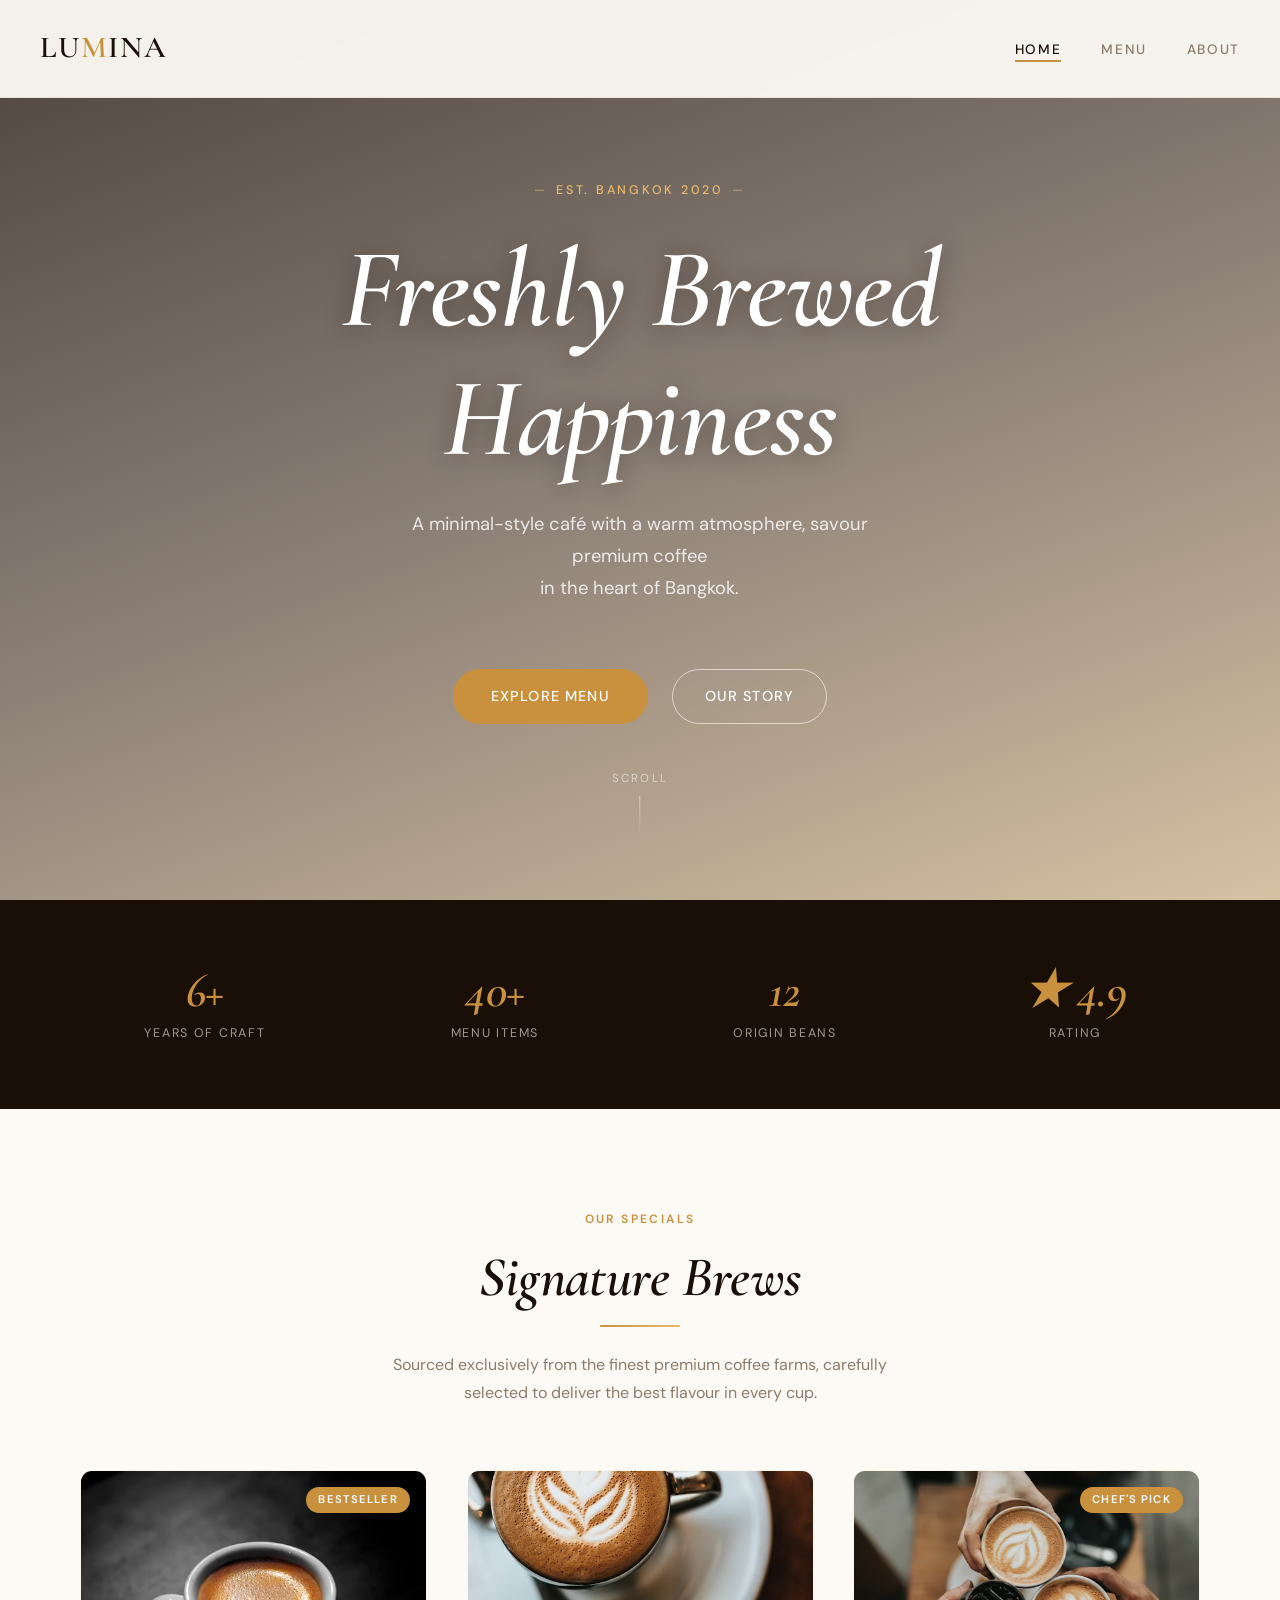
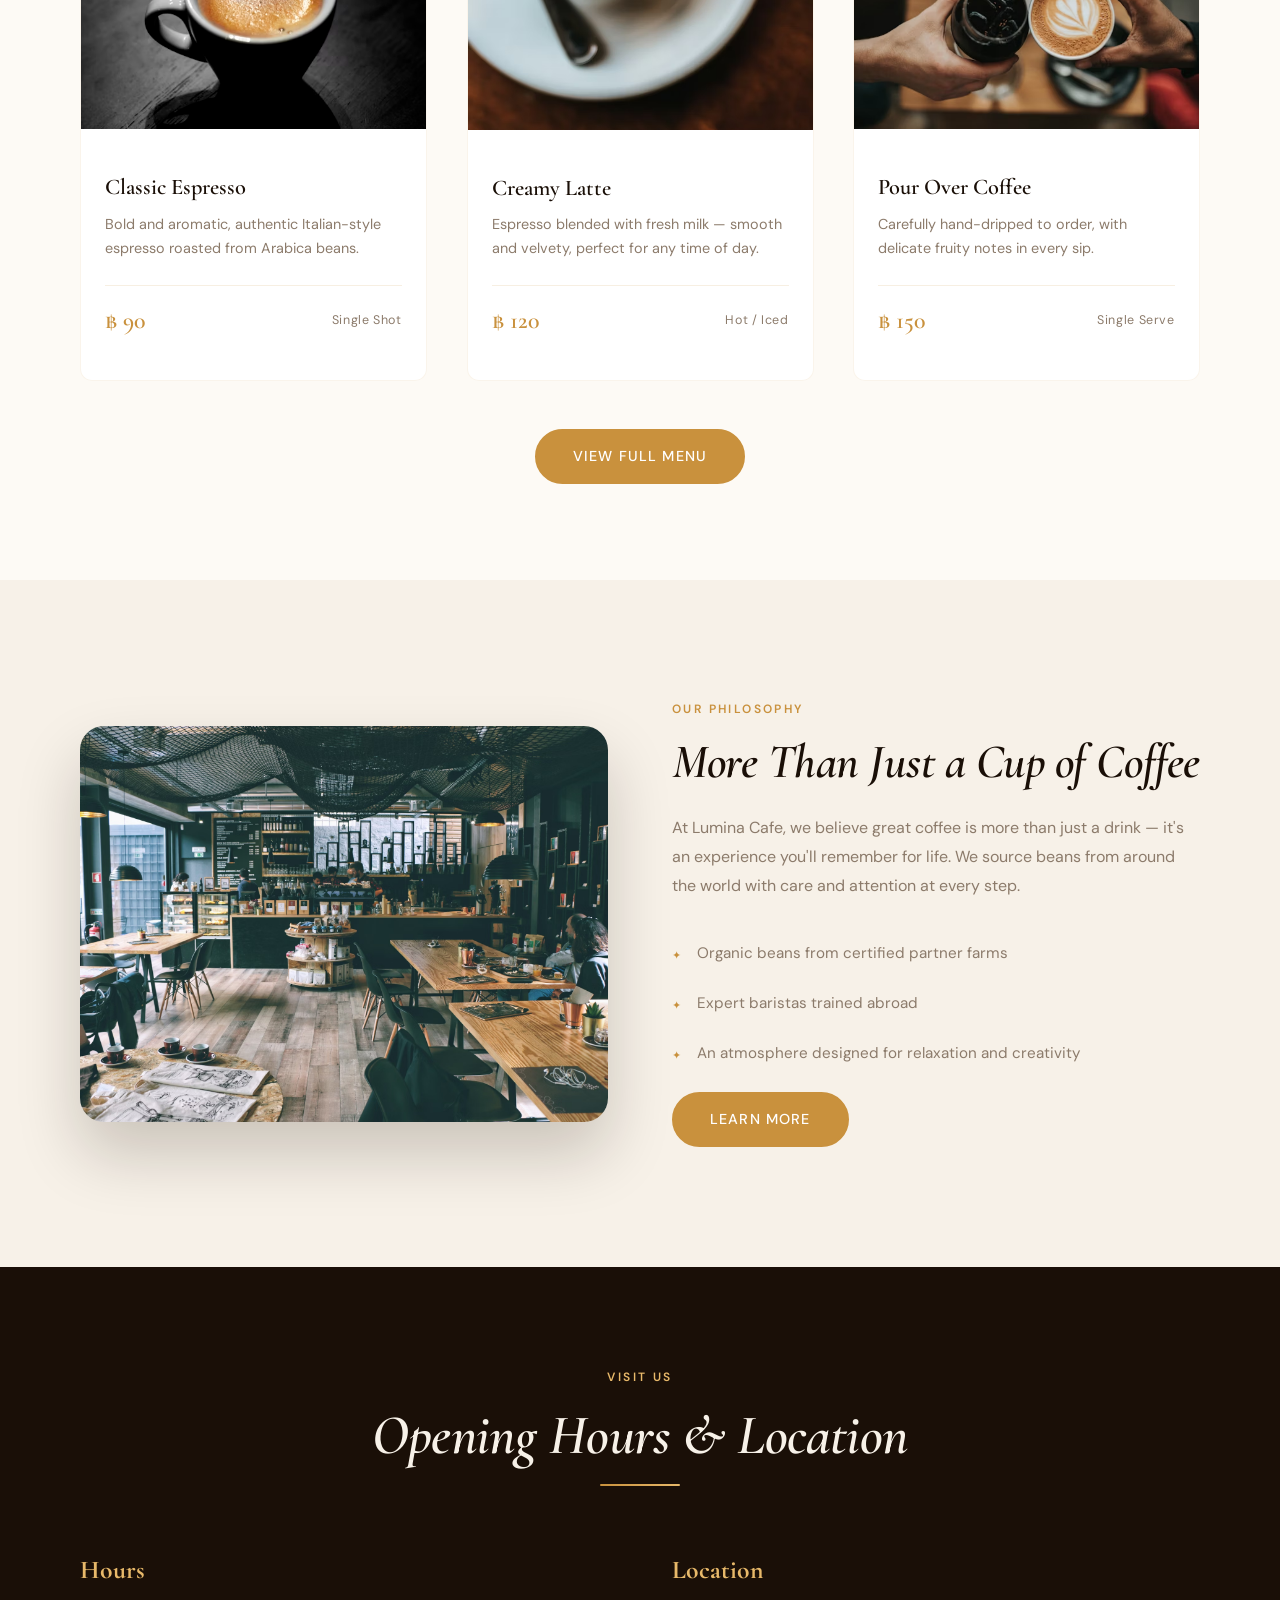
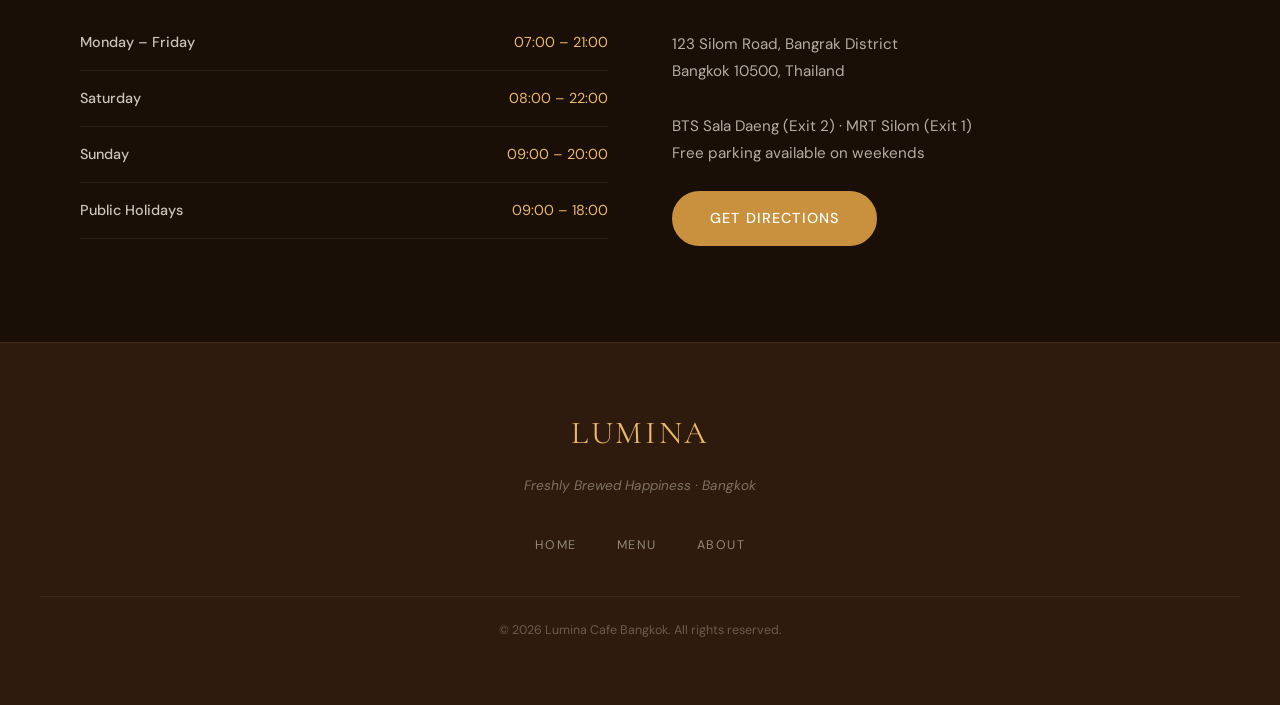
<file: index.html>
<!DOCTYPE html>
<html lang="en">

<head>
  <meta charset="UTF-8">
  <meta name="viewport" content="width=device-width, initial-scale=1.0">
  <title>Lumina Cafe — Bangkok</title>
  <link rel="stylesheet" href="css/main.css">
</head>

<body>

  <nav id="navbar">
    <a href="index.html" class="logo">LU<span>M</span>INA</a>
    <ul class="nav-links" id="navLinks">
      <li><a href="index.html" class="active">Home</a></li>
      <li><a href="menu.html">Menu</a></li>
      <li><a href="about.html">About</a></li>
    </ul>
    <button class="mobile-menu" id="menuToggle" aria-label="Toggle menu">☰</button>
  </nav>

  <header class="hero">
    <div class="hero__bg"
      style="background-image: url('https://images.unsplash.com/photo-1554118811-1e0d58224f24?auto=format&fit=crop&w=1920&q=80');">
    </div>
    <div class="hero__overlay"></div>
    <div class="hero__content">
      <p class="hero-tag">Est. Bangkok 2020</p>
      <h1>Freshly Brewed<br>Happiness</h1>
      <p>A minimal-style café with a warm atmosphere, savour premium coffee<br>in the heart of Bangkok.</p>
      <div class="hero-cta">
        <a href="menu.html" class="btn">Explore Menu</a>
        <a href="about.html" class="btn-outline">Our Story</a>
      </div>
    </div>
    <span class="scroll-hint">Scroll</span>
  </header>

  <div class="stats-bar">
    <div class="container">
      <div class="stats-grid">
        <div class="stat-item reveal">
          <span class="stat-number">6+</span>
          <span class="stat-label">Years of Craft</span>
        </div>
        <div class="stat-item reveal">
          <span class="stat-number">40+</span>
          <span class="stat-label">Menu Items</span>
        </div>
        <div class="stat-item reveal">
          <span class="stat-number">12</span>
          <span class="stat-label">Origin Beans</span>
        </div>
        <div class="stat-item reveal">
          <span class="stat-number">★ 4.9</span>
          <span class="stat-label">Rating</span>
        </div>
      </div>
    </div>
  </div>

  <section class="section section--warm-white featured">
    <div class="container">
      <div class="section-header">
        <span class="label">Our Specials</span>
        <h2>Signature Brews</h2>
        <p>Sourced exclusively from the finest premium coffee farms, carefully selected to deliver the best flavour in
          every cup.</p>
      </div>
      <div class="grid grid--3">
        <div class="card reveal">
          <div class="card__image">
            <img src="images/coffee-2.avif" alt="Classic Espresso">
            <span class="card__badge card__badge--bestseller">Bestseller</span>
          </div>
          <div class="card__body">
            <h3>Classic Espresso</h3>
            <p>Bold and aromatic, authentic Italian-style espresso roasted from Arabica beans.</p>
            <div class="card__price">
              <span class="price">฿ 90</span>
              <span class="price-tag">Single Shot</span>
            </div>
          </div>
        </div>
        <div class="card reveal">
          <div class="card__image">
            <img src="images/bakery-2.avif" alt="Creamy Latte">
          </div>
          <div class="card__body">
            <h3>Creamy Latte</h3>
            <p>Espresso blended with fresh milk — smooth and velvety, perfect for any time of day.</p>
            <div class="card__price">
              <span class="price">฿ 120</span>
              <span class="price-tag">Hot / Iced</span>
            </div>
          </div>
        </div>
        <div class="card reveal">
          <div class="card__image">
            <img src="images/coffee-1.avif" alt="Pour Over Coffee">
            <span class="card__badge card__badge--chefs-pick">Chef's Pick</span>
          </div>
          <div class="card__body">
            <h3>Pour Over Coffee</h3>
            <p>Carefully hand-dripped to order, with delicate fruity notes in every sip.</p>
            <div class="card__price">
              <span class="price">฿ 150</span>
              <span class="price-tag">Single Serve</span>
            </div>
          </div>
        </div>
      </div>
      <div style="text-align:center; margin-top: 48px;">
        <a href="menu.html" class="btn">View Full Menu</a>
      </div>
    </div>
  </section>

  <section class="section section--cream story">
    <div class="container">
      <div class="two-col">
        <div class="two-col__image reveal-left">
          <img src="images/hero-cafe.avif" alt="Cafe Interior">
        </div>
        <div class="two-col__content reveal-right">
          <span class="label">Our Philosophy</span>
          <h2>More Than Just a Cup of Coffee</h2>
          <p>At Lumina Cafe, we believe great coffee is more than just a drink — it's an experience you'll remember for
            life. We source beans from around the world with care and attention at every step.</p>
          <ul class="story__list">
            <li>Organic beans from certified partner farms</li>
            <li>Expert baristas trained abroad</li>
            <li>An atmosphere designed for relaxation and creativity</li>
          </ul>
          <br>
          <a href="about.html" class="btn">Learn More</a>
        </div>
      </div>
    </div>
  </section>



  <section class="info-section">
    <div class="container">
      <div class="section-header" style="margin-bottom: 64px;">
        <span class="label" style="color:#E8B96A;">Visit Us</span>
        <h2 style="color:#F7F1E8;">Opening Hours &amp; Location</h2>
      </div>
      <div class="info-grid">
        <div class="reveal-left">
          <h3>Hours</h3>
          <ul class="hours-list">
            <li><span class="day">Monday – Friday</span><span class="time">07:00 – 21:00</span></li>
            <li><span class="day">Saturday</span><span class="time">08:00 – 22:00</span></li>
            <li><span class="day">Sunday</span><span class="time">09:00 – 20:00</span></li>
            <li><span class="day">Public Holidays</span><span class="time">09:00 – 18:00</span></li>
          </ul>
        </div>
        <div class="reveal-right">
          <h3>Location</h3>
          <p class="location-text">123 Silom Road, Bangrak District<br>Bangkok 10500, Thailand<br><br>BTS Sala Daeng
            (Exit 2) · MRT Silom (Exit 1)<br>Free parking available on weekends</p>
          <a href="about.html" class="btn" style="background:#C9913D; border-color:#C9913D;">Get Directions</a>
        </div>
      </div>
    </div>
  </section>

  <footer>
    <span class="footer-logo">LUMINA</span>
    <p class="footer-tagline">Freshly Brewed Happiness · Bangkok</p>
    <div class="footer-links">
      <a href="index.html">Home</a>
      <a href="menu.html">Menu</a>
      <a href="about.html">About</a>
    </div>
    <p class="footer-copy">© 2026 Lumina Cafe Bangkok. All rights reserved.</p>
  </footer>

  <script src="https://code.jquery.com/jquery-3.7.1.min.js"></script>
  <script src="js/main.js"></script>
</body>

</html>
</file>
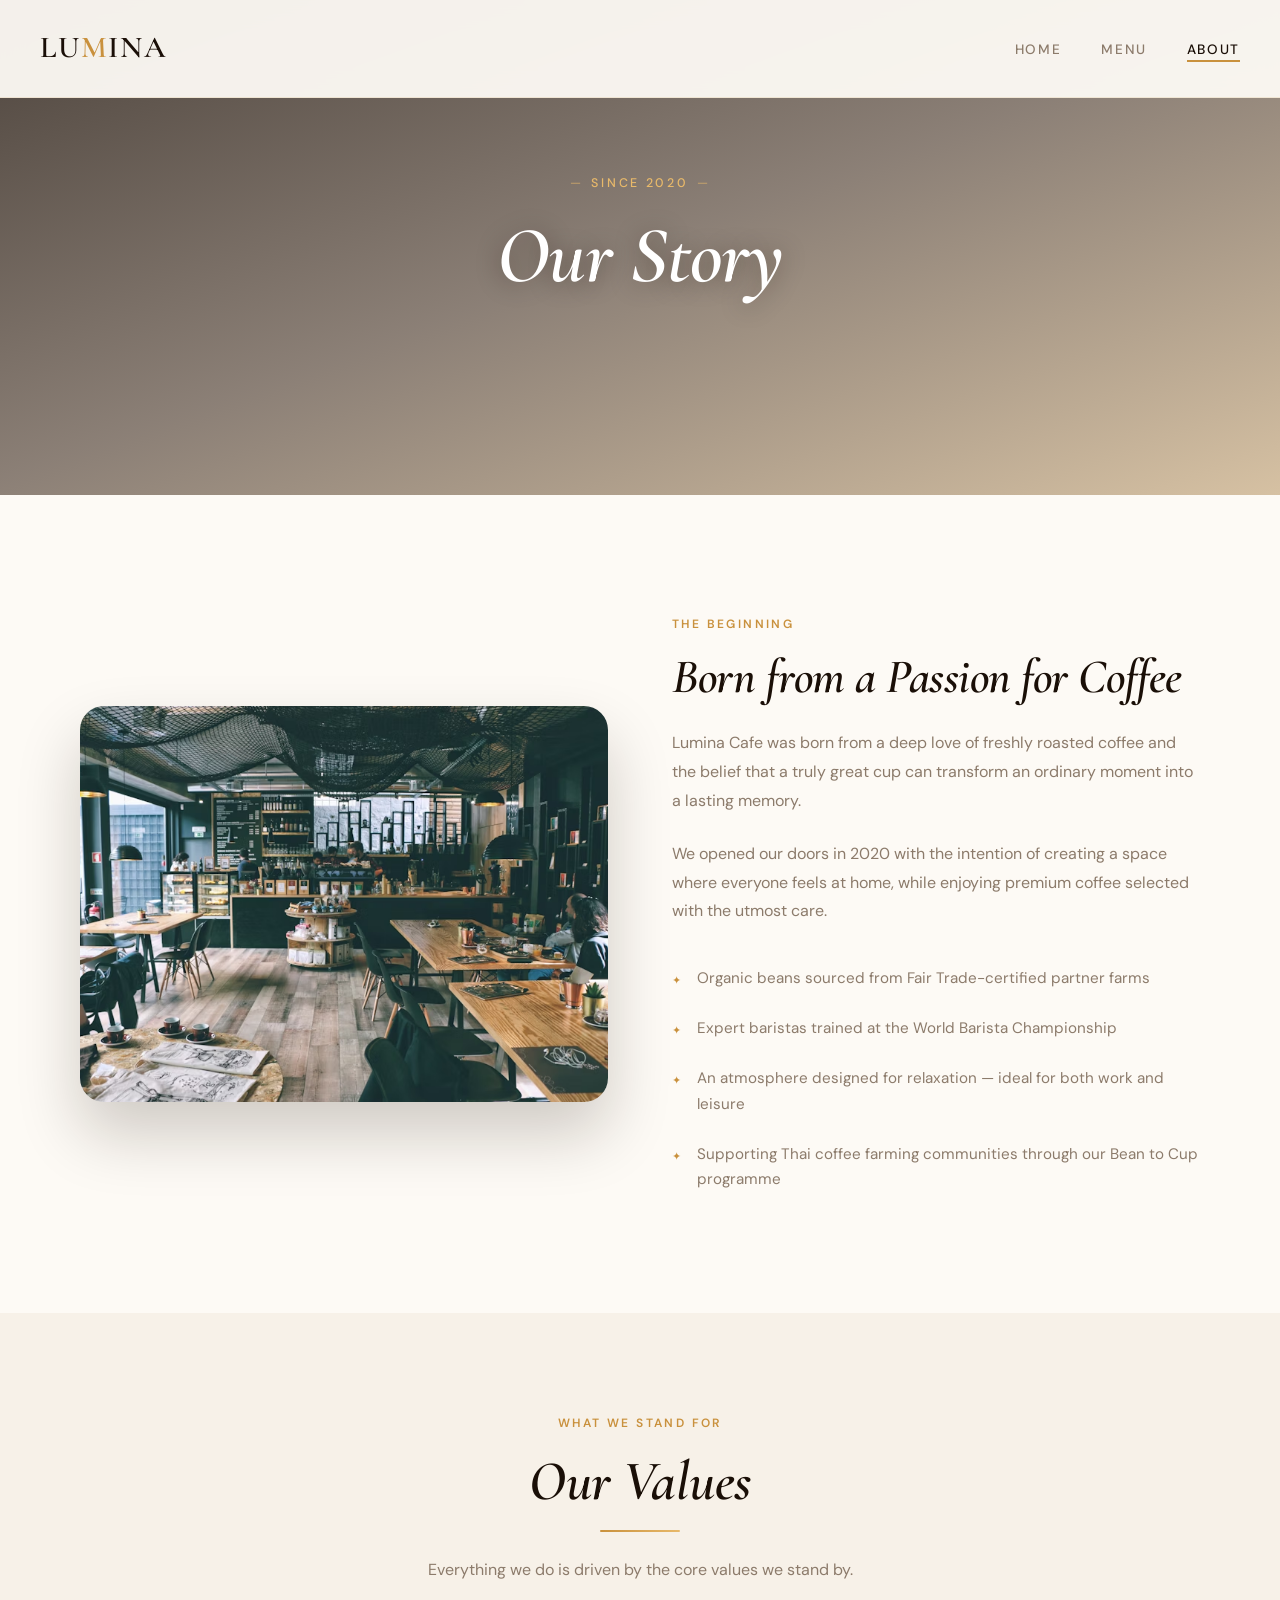
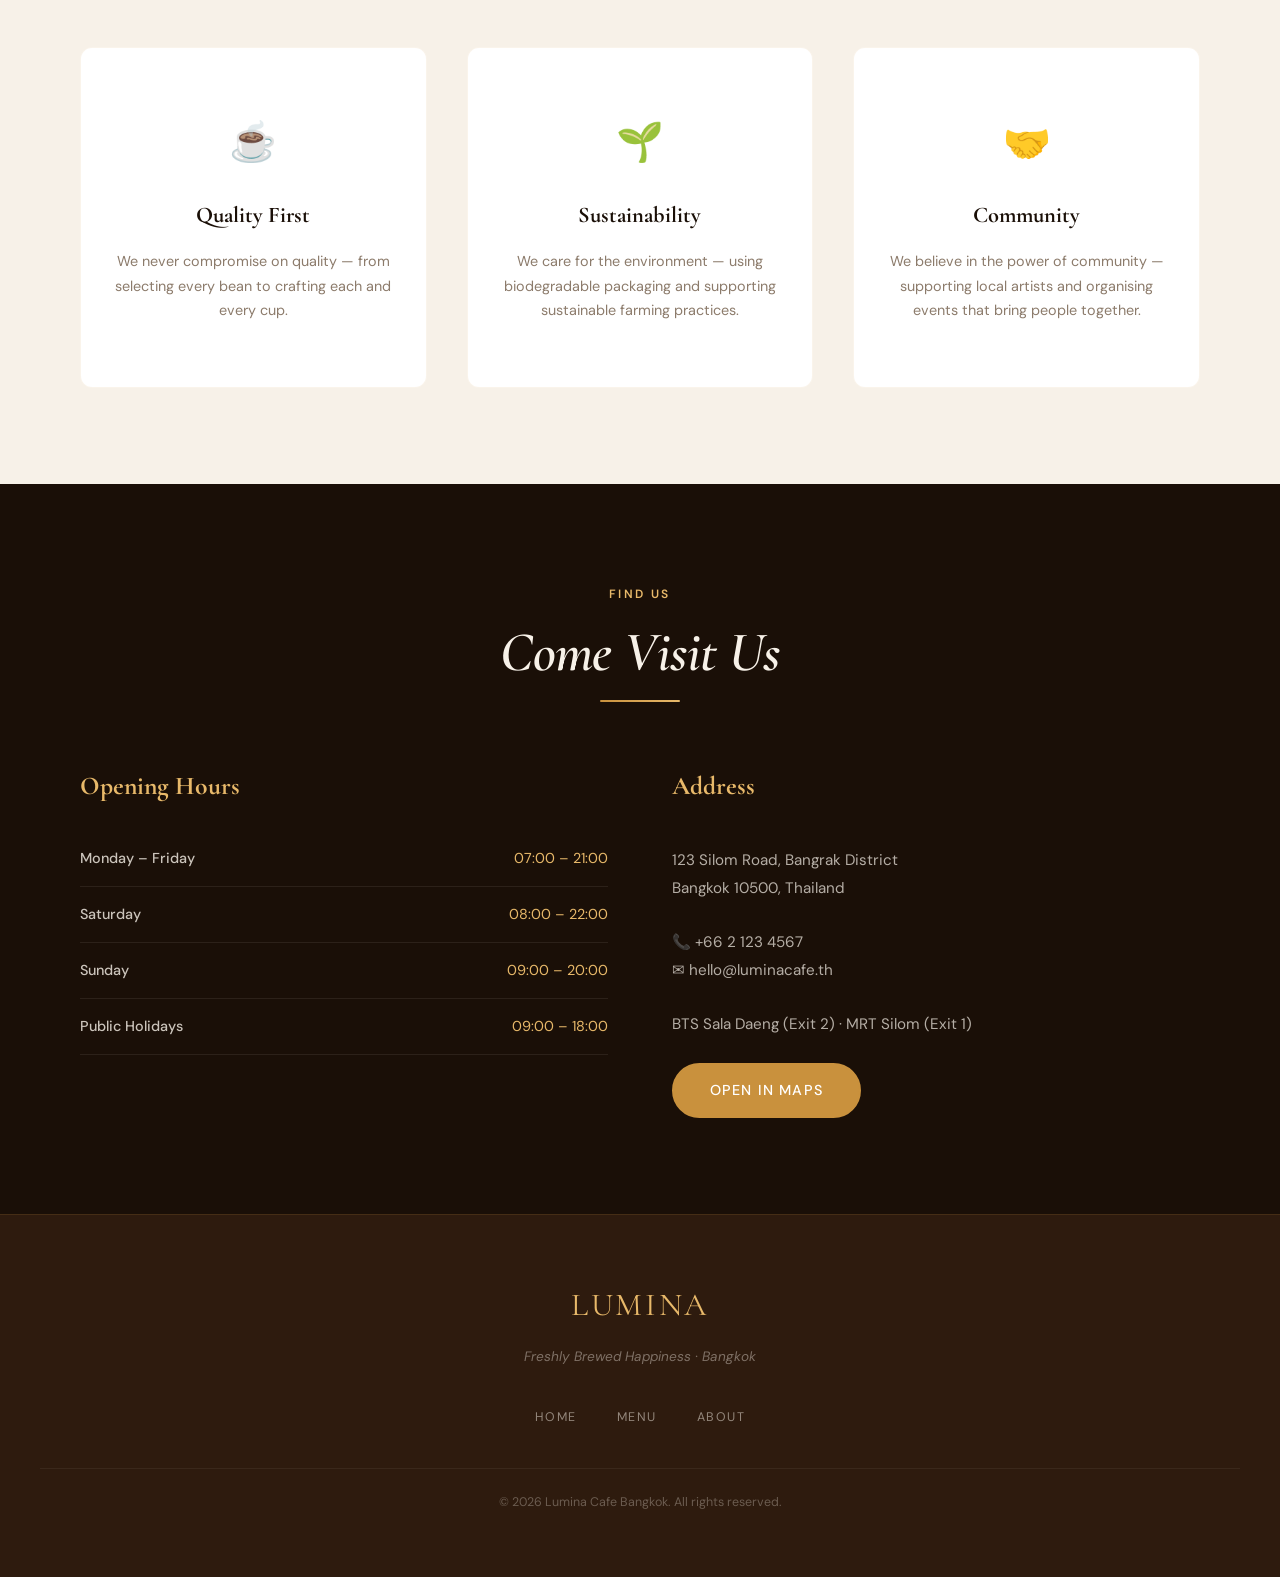
<file: about.html>
<!DOCTYPE html>
<html lang="en">
<head>
  <meta charset="UTF-8">
  <meta name="viewport" content="width=device-width, initial-scale=1.0">
  <title>About Us — Lumina Cafe</title>
  <link rel="stylesheet" href="css/main.css">
</head>
<body>

  <nav id="navbar">
    <a href="index.html" class="logo">LU<span>M</span>INA</a>
    <ul class="nav-links" id="navLinks">
      <li><a href="index.html">Home</a></li>
      <li><a href="menu.html">Menu</a></li>
      <li><a href="about.html" class="active">About</a></li>
    </ul>
    <button class="mobile-menu" id="menuToggle" aria-label="Toggle menu">☰</button>
  </nav>

  <header class="hero hero--sub">
    <div class="hero__bg" style="background-image: url('https://images.unsplash.com/photo-1554118811-1e0d58224f24?auto=format&fit=crop&w=1920&q=80');"></div>
    <div class="hero__overlay"></div>
    <div class="hero__content">
      <p class="hero-tag">Since 2020</p>
      <h1>Our Story</h1>
    </div>
  </header>

  <section class="section section--warm-white story">
    <div class="container">
      <div class="two-col">
        <div class="two-col__image reveal-left">
          <img src="images/about-cafe.avif" alt="Cafe Interior">
        </div>
        <div class="two-col__content reveal-right">
          <span class="label">The Beginning</span>
          <h2>Born from a Passion for Coffee</h2>
          <p>Lumina Cafe was born from a deep love of freshly roasted coffee and the belief that a truly great cup can transform an ordinary moment into a lasting memory.</p>
          <p>We opened our doors in 2020 with the intention of creating a space where everyone feels at home, while enjoying premium coffee selected with the utmost care.</p>
          <ul class="story__list">
            <li>Organic beans sourced from Fair Trade-certified partner farms</li>
            <li>Expert baristas trained at the World Barista Championship</li>
            <li>An atmosphere designed for relaxation — ideal for both work and leisure</li>
            <li>Supporting Thai coffee farming communities through our Bean to Cup programme</li>
          </ul>
        </div>
      </div>
    </div>
  </section>

  <section class="section section--cream">
    <div class="container">
      <div class="section-header">
        <span class="label">What We Stand For</span>
        <h2>Our Values</h2>
        <p>Everything we do is driven by the core values we stand by.</p>
      </div>
      <div class="values-grid">
        <div class="value-item reveal">
          <span class="value-icon">☕</span>
          <h3>Quality First</h3>
          <p>We never compromise on quality — from selecting every bean to crafting each and every cup.</p>
        </div>
        <div class="value-item reveal">
          <span class="value-icon">🌱</span>
          <h3>Sustainability</h3>
          <p>We care for the environment — using biodegradable packaging and supporting sustainable farming practices.</p>
        </div>
        <div class="value-item reveal">
          <span class="value-icon">🤝</span>
          <h3>Community</h3>
          <p>We believe in the power of community — supporting local artists and organising events that bring people together.</p>
        </div>
      </div>
    </div>
  </section>



  <section class="info-section">
    <div class="container">
      <div class="section-header" style="margin-bottom: 64px;">
        <span class="label" style="color:#E8B96A;">Find Us</span>
        <h2 style="color:#F7F1E8;">Come Visit Us</h2>
      </div>
      <div class="info-grid">
        <div class="reveal-left">
          <h3>Opening Hours</h3>
          <ul class="hours-list">
            <li><span class="day">Monday – Friday</span><span class="time">07:00 – 21:00</span></li>
            <li><span class="day">Saturday</span><span class="time">08:00 – 22:00</span></li>
            <li><span class="day">Sunday</span><span class="time">09:00 – 20:00</span></li>
            <li><span class="day">Public Holidays</span><span class="time">09:00 – 18:00</span></li>
          </ul>
        </div>
        <div class="reveal-right">
          <h3>Address</h3>
          <p class="location-text">123 Silom Road, Bangrak District<br>Bangkok 10500, Thailand<br><br>📞 +66 2 123 4567<br>✉ hello@luminacafe.th<br><br>BTS Sala Daeng (Exit 2) · MRT Silom (Exit 1)</p>
          <a href="https://maps.google.com" class="btn" target="_blank" style="background:#C9913D; border-color:#C9913D;">Open in Maps</a>
        </div>
      </div>
    </div>
  </section>

  <footer>
    <span class="footer-logo">LUMINA</span>
    <p class="footer-tagline">Freshly Brewed Happiness · Bangkok</p>
    <div class="footer-links">
      <a href="index.html">Home</a>
      <a href="menu.html">Menu</a>
      <a href="about.html">About</a>
    </div>
    <p class="footer-copy">© 2026 Lumina Cafe Bangkok. All rights reserved.</p>
  </footer>

  <script src="https://code.jquery.com/jquery-3.7.1.min.js"></script>
  <script src="js/main.js"></script>
</body>
</html>
</file>
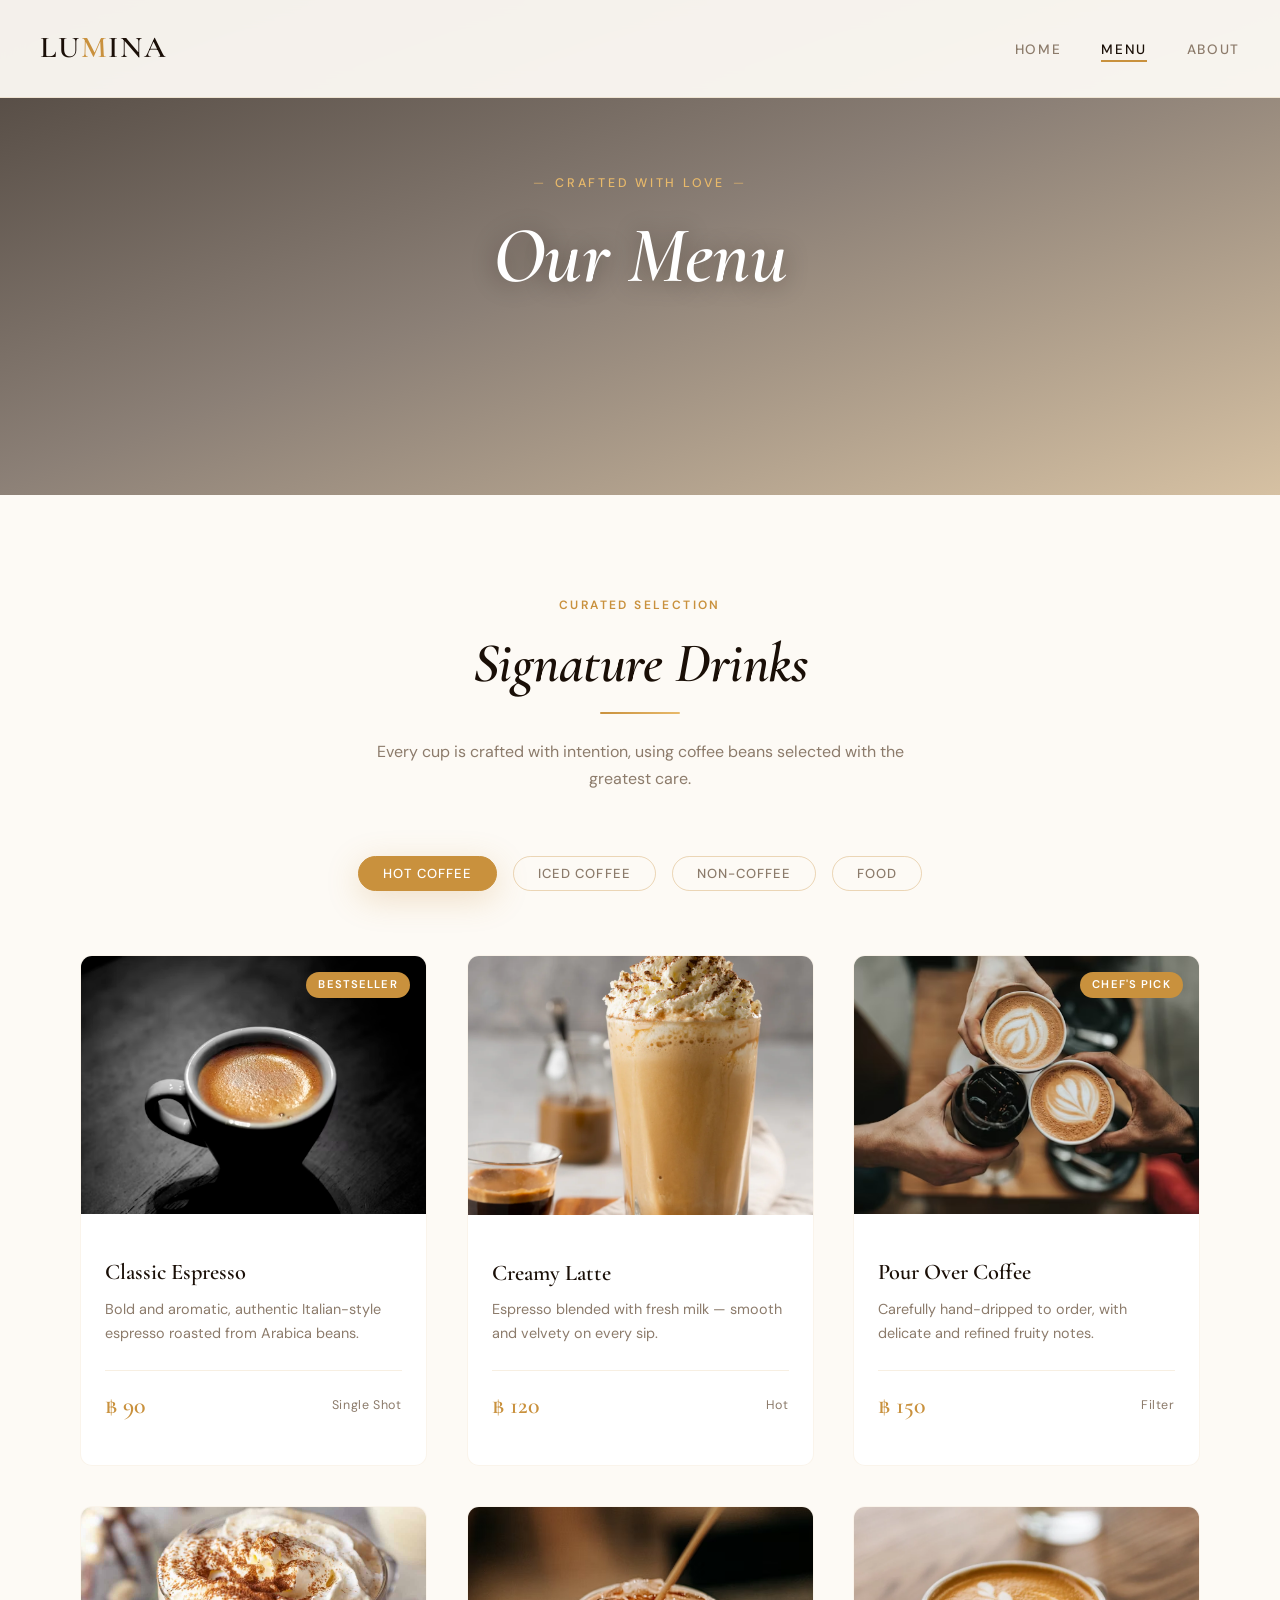
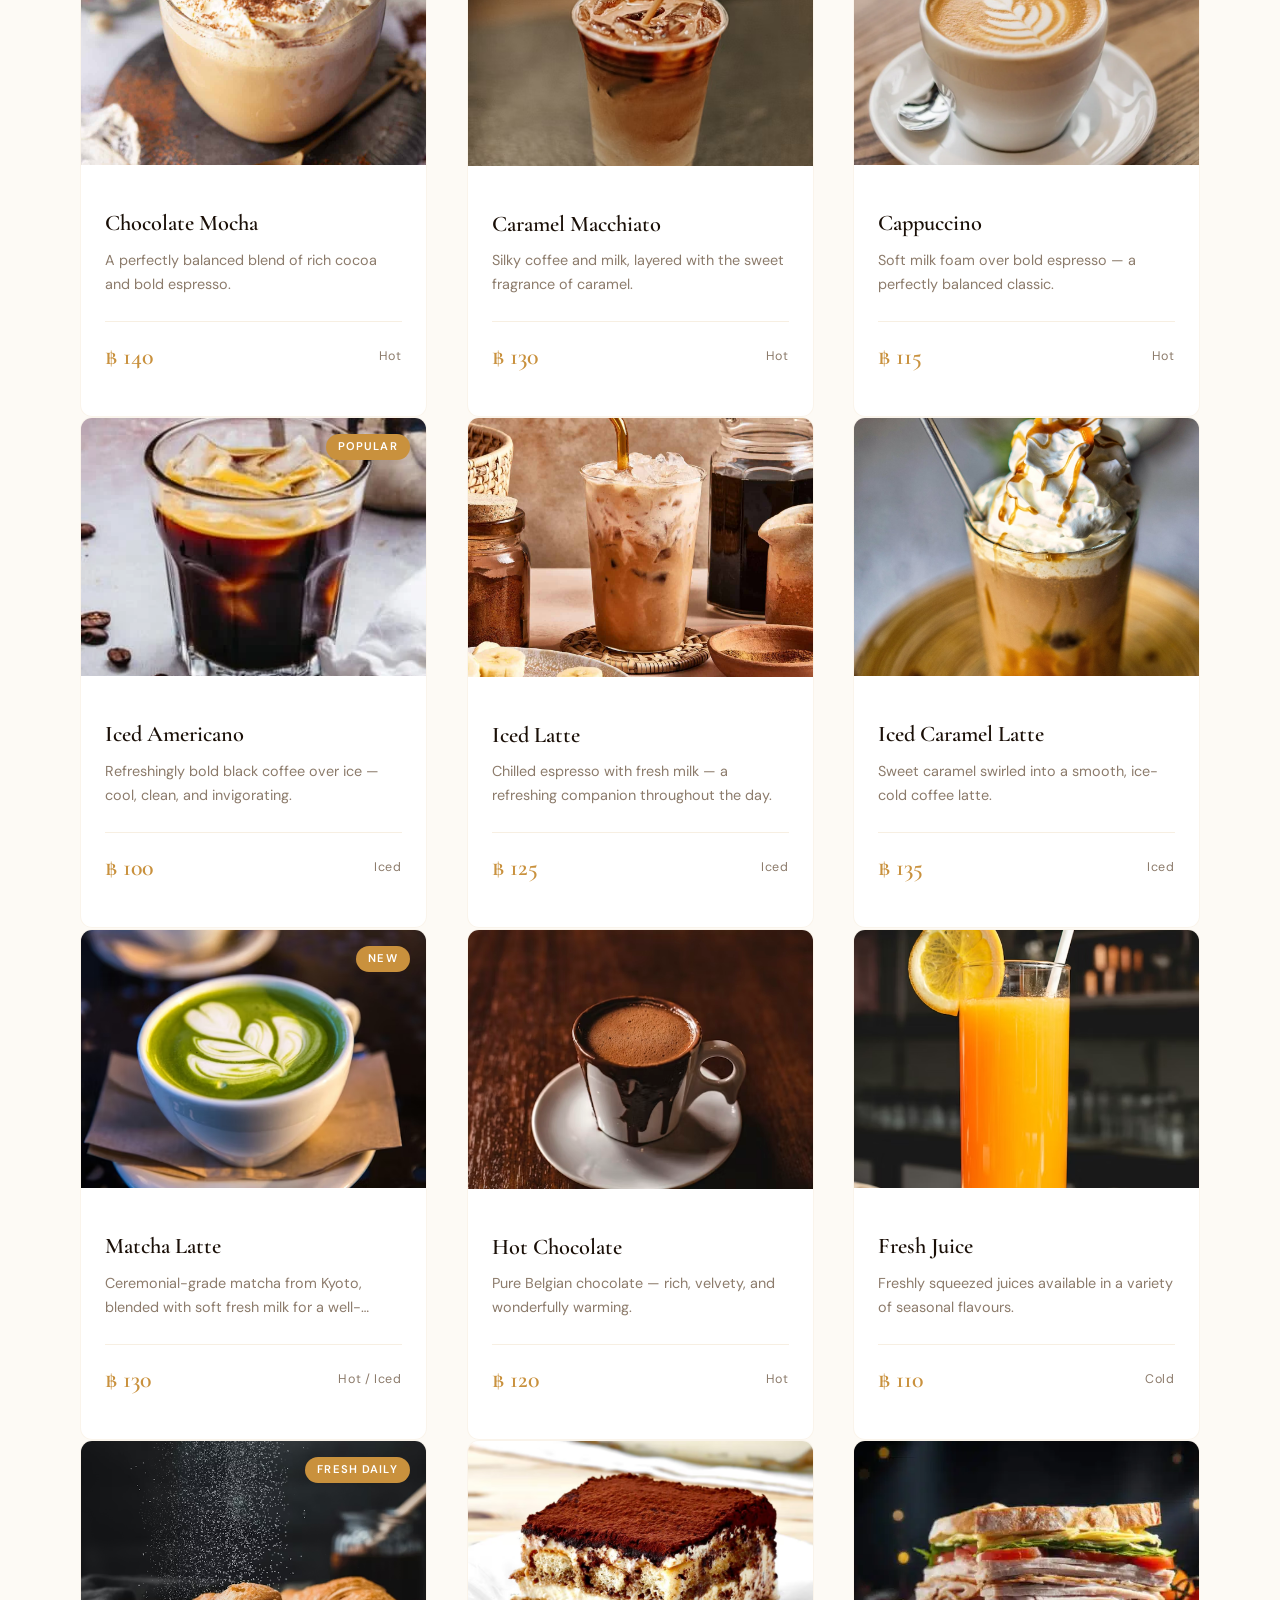
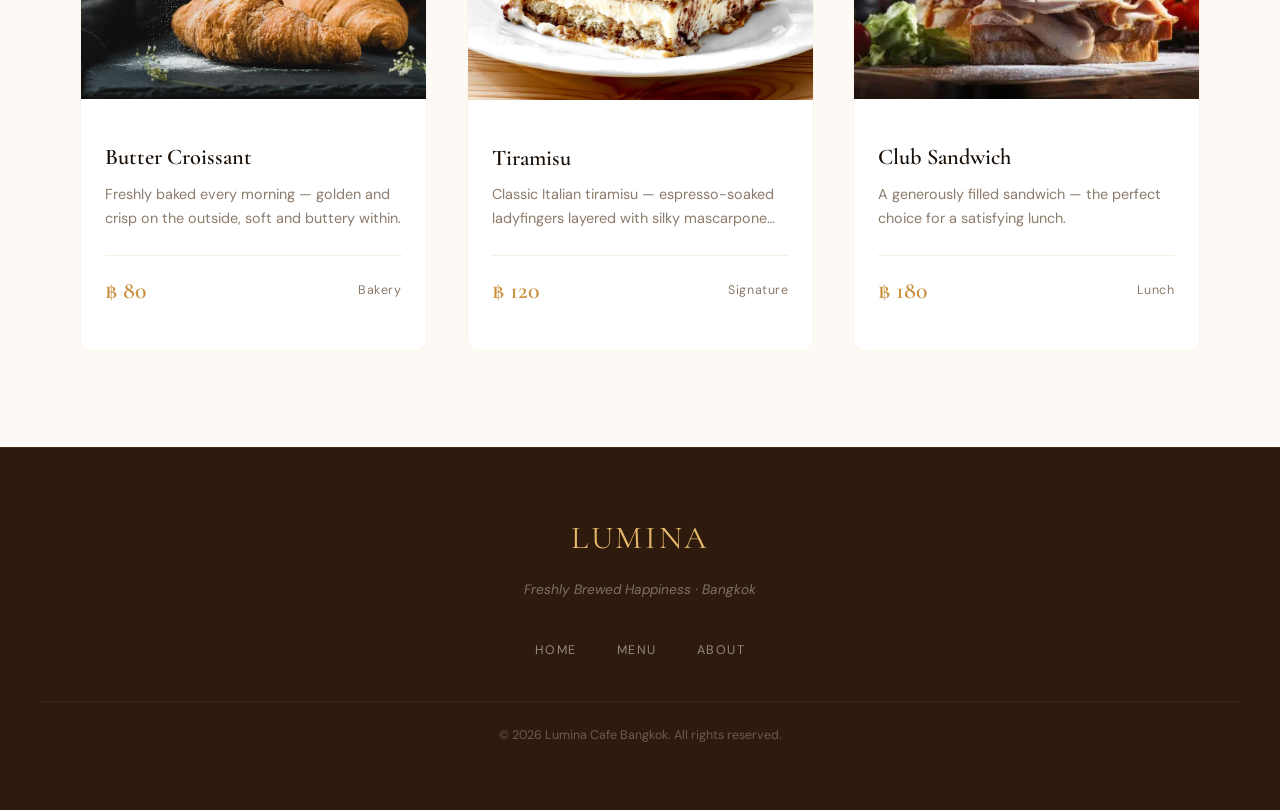
<file: menu.html>
<!DOCTYPE html>
<html lang="en">
<head>
  <meta charset="UTF-8">
  <meta name="viewport" content="width=device-width, initial-scale=1.0">
  <title>Menu — Lumina Cafe</title>
  <link rel="stylesheet" href="css/main.css">
</head>
<body>

  <nav id="navbar">
    <a href="index.html" class="logo">LU<span>M</span>INA</a>
    <ul class="nav-links" id="navLinks">
      <li><a href="index.html">Home</a></li>
      <li><a href="menu.html" class="active">Menu</a></li>
      <li><a href="about.html">About</a></li>
    </ul>
    <button class="mobile-menu" id="menuToggle" aria-label="Toggle menu">☰</button>
  </nav>

  <header class="hero hero--sub">
    <div class="hero__bg" style="background-image: url('https://images.unsplash.com/photo-1445116572658-220740702852?auto=format&fit=crop&w=1920&q=80');"></div>
    <div class="hero__overlay"></div>
    <div class="hero__content">
      <p class="hero-tag">Crafted with Love</p>
      <h1>Our Menu</h1>
    </div>
  </header>

  <section class="section section--warm-white">
    <div class="container">
      <div class="section-header">
        <span class="label">Curated Selection</span>
        <h2>Signature Drinks</h2>
        <p>Every cup is crafted with intention, using coffee beans selected with the greatest care.</p>
      </div>

      <div class="menu-filter">
        <button class="filter-btn active" data-filter="hot">Hot Coffee</button>
        <button class="filter-btn" data-filter="iced">Iced Coffee</button>
        <button class="filter-btn" data-filter="nonCoffee">Non-Coffee</button>
        <button class="filter-btn" data-filter="food">Food</button>
      </div>

      <div class="menu-category grid grid--3 active" id="hot">
        <div class="card reveal">
          <div class="card__image">
            <img src="images/coffee-2.avif" alt="Espresso">
            <span class="card__badge card__badge--bestseller">Bestseller</span>
          </div>
          <div class="card__body">
            <h3>Classic Espresso</h3>
            <p>Bold and aromatic, authentic Italian-style espresso roasted from Arabica beans.</p>
            <div class="card__price"><span class="price">฿ 90</span><span class="price-tag">Single Shot</span></div>
          </div>
        </div>
        <div class="card reveal">
          <div class="card__image">
            <img src="images/frappe.webp" alt="Latte">
          </div>
          <div class="card__body">
            <h3>Creamy Latte</h3>
            <p>Espresso blended with fresh milk — smooth and velvety on every sip.</p>
            <div class="card__price"><span class="price">฿ 120</span><span class="price-tag">Hot</span></div>
          </div>
        </div>
        <div class="card reveal">
          <div class="card__image">
            <img src="images/coffee-1.avif" alt="Pour Over">
            <span class="card__badge card__badge--chefs-pick">Chef's Pick</span>
          </div>
          <div class="card__body">
            <h3>Pour Over Coffee</h3>
            <p>Carefully hand-dripped to order, with delicate and refined fruity notes.</p>
            <div class="card__price"><span class="price">฿ 150</span><span class="price-tag">Filter</span></div>
          </div>
        </div>
        <div class="card reveal">
          <div class="card__image">
            <img src="images/white-mocha.jpg" alt="Mocha">
          </div>
          <div class="card__body">
            <h3>Chocolate Mocha</h3>
            <p>A perfectly balanced blend of rich cocoa and bold espresso.</p>
            <div class="card__price"><span class="price">฿ 140</span><span class="price-tag">Hot</span></div>
          </div>
        </div>
        <div class="card reveal">
          <div class="card__image">
            <img src="images/food-1.avif" alt="Caramel Macchiato">
          </div>
          <div class="card__body">
            <h3>Caramel Macchiato</h3>
            <p>Silky coffee and milk, layered with the sweet fragrance of caramel.</p>
            <div class="card__price"><span class="price">฿ 130</span><span class="price-tag">Hot</span></div>
          </div>
        </div>
        <div class="card reveal">
          <div class="card__image">
            <img src="images/cappuccino.webp" alt="Cappuccino">
          </div>
          <div class="card__body">
            <h3>Cappuccino</h3>
            <p>Soft milk foam over bold espresso — a perfectly balanced classic.</p>
            <div class="card__price"><span class="price">฿ 115</span><span class="price-tag">Hot</span></div>
          </div>
        </div>
      </div>

      <div class="menu-category grid grid--3" id="iced">
        <div class="card reveal">
          <div class="card__image">
            <img src="images/iced-americano.webp" alt="Iced Americano">
            <span class="card__badge card__badge--popular">Popular</span>
          </div>
          <div class="card__body">
            <h3>Iced Americano</h3>
            <p>Refreshingly bold black coffee over ice — cool, clean, and invigorating.</p>
            <div class="card__price"><span class="price">฿ 100</span><span class="price-tag">Iced</span></div>
          </div>
        </div>
        <div class="card reveal">
          <div class="card__image">
            <img src="images/banana-coffee.jpg" alt="Iced Latte">
          </div>
          <div class="card__body">
            <h3>Iced Latte</h3>
            <p>Chilled espresso with fresh milk — a refreshing companion throughout the day.</p>
            <div class="card__price"><span class="price">฿ 125</span><span class="price-tag">Iced</span></div>
          </div>
        </div>
        <div class="card reveal">
          <div class="card__image">
            <img src="images/caramel-latte.jpg" alt="Iced Caramel">
          </div>
          <div class="card__body">
            <h3>Iced Caramel Latte</h3>
            <p>Sweet caramel swirled into a smooth, ice-cold coffee latte.</p>
            <div class="card__price"><span class="price">฿ 135</span><span class="price-tag">Iced</span></div>
          </div>
        </div>
      </div>

      <div class="menu-category grid grid--3" id="nonCoffee">
        <div class="card reveal">
          <div class="card__image">
            <img src="images/coffee-3.avif" alt="Matcha Latte">
            <span class="card__badge card__badge--new">New</span>
          </div>
          <div class="card__body">
            <h3>Matcha Latte</h3>
            <p>Ceremonial-grade matcha from Kyoto, blended with soft fresh milk for a well-balanced flavour.</p>
            <div class="card__price"><span class="price">฿ 130</span><span class="price-tag">Hot / Iced</span></div>
          </div>
        </div>
        <div class="card reveal">
          <div class="card__image">
            <img src="images/coffee-4.avif" alt="Chocolate">
          </div>
          <div class="card__body">
            <h3>Hot Chocolate</h3>
            <p>Pure Belgian chocolate — rich, velvety, and wonderfully warming.</p>
            <div class="card__price"><span class="price">฿ 120</span><span class="price-tag">Hot</span></div>
          </div>
        </div>
        <div class="card reveal">
          <div class="card__image">
            <img src="images/food-2.avif" alt="Fresh Juice">
          </div>
          <div class="card__body">
            <h3>Fresh Juice</h3>
            <p>Freshly squeezed juices available in a variety of seasonal flavours.</p>
            <div class="card__price"><span class="price">฿ 110</span><span class="price-tag">Cold</span></div>
          </div>
        </div>
      </div>

      <div class="menu-category grid grid--3" id="food">
        <div class="card reveal">
          <div class="card__image">
            <img src="images/bakery-1.avif" alt="Croissant">
            <span class="card__badge">Fresh Daily</span>
          </div>
          <div class="card__body">
            <h3>Butter Croissant</h3>
            <p>Freshly baked every morning — golden and crisp on the outside, soft and buttery within.</p>
            <div class="card__price"><span class="price">฿ 80</span><span class="price-tag">Bakery</span></div>
          </div>
        </div>
        <div class="card reveal">
          <div class="card__image">
            <img src="images/food-3.avif" alt="Cake">
          </div>
          <div class="card__body">
            <h3>Tiramisu</h3>
            <p>Classic Italian tiramisu — espresso-soaked ladyfingers layered with silky mascarpone cream.</p>
            <div class="card__price"><span class="price">฿ 120</span><span class="price-tag">Signature</span></div>
          </div>
        </div>
        <div class="card reveal">
          <div class="card__image">
            <img src="images/sandwich.webp" alt="Sandwich">
          </div>
          <div class="card__body">
            <h3>Club Sandwich</h3>
            <p>A generously filled sandwich — the perfect choice for a satisfying lunch.</p>
            <div class="card__price"><span class="price">฿ 180</span><span class="price-tag">Lunch</span></div>
          </div>
        </div>
      </div>

    </div>
  </section>

  <footer>
    <span class="footer-logo">LUMINA</span>
    <p class="footer-tagline">Freshly Brewed Happiness · Bangkok</p>
    <div class="footer-links">
      <a href="index.html">Home</a>
      <a href="menu.html">Menu</a>
      <a href="about.html">About</a>
    </div>
    <p class="footer-copy">© 2026 Lumina Cafe Bangkok. All rights reserved.</p>
  </footer>

  <script src="https://code.jquery.com/jquery-3.7.1.min.js"></script>
  <script src="js/main.js"></script>
</body>
</html>
</file>
<file: css/main.css>
@charset "UTF-8";
@import url("https://fonts.googleapis.com/css2?family=Cormorant+Garamond:ital,wght@0,400;0,500;0,600;1,400;1,600&family=DM+Sans:wght@300;400;500;600&display=swap");
*, *::before, *::after {
  box-sizing: border-box;
  margin: 0;
  padding: 0;
}

html {
  scroll-behavior: smooth;
  font-size: 16px;
}

body {
  font-family: "DM Sans", "Helvetica Neue", sans-serif;
  background: #FDFAF5;
  color: #1A0F07;
  line-height: 1.6;
  -webkit-font-smoothing: antialiased;
}

img {
  display: block;
  max-width: 100%;
}

a {
  text-decoration: none;
}

ul {
  list-style: none;
}

nav {
  display: flex;
  align-items: center;
  justify-content: space-between;
  position: fixed;
  top: 0;
  left: 0;
  width: 100%;
  z-index: 100;
  padding: 24px 40px;
  background: rgba(253, 250, 245, 0.95);
  backdrop-filter: blur(12px);
  -webkit-backdrop-filter: blur(12px);
  border-bottom: 1px solid rgba(201, 145, 61, 0.15);
  transition: all 0.4s cubic-bezier(0.25, 0.46, 0.45, 0.94);
}
nav.scrolled {
  padding: 16px 40px;
  box-shadow: 0 8px 24px rgba(26, 15, 7, 0.12);
  background: rgba(253, 250, 245, 0.98);
}
nav .logo {
  font-family: "Cormorant Garamond", Georgia, serif;
  font-size: 1.9rem;
  font-weight: 600;
  color: #1A0F07;
  letter-spacing: 0.06em;
  text-transform: uppercase;
}
nav .logo span {
  color: #C9913D;
}
nav .nav-links {
  display: flex;
  align-items: center;
  justify-content: center;
  gap: 40px;
}
@media (max-width: 767px) {
  nav .nav-links {
    display: none;
  }
}
nav .nav-links.show {
  display: flex;
  flex-direction: column;
  position: absolute;
  top: 100%;
  left: 0;
  width: 100%;
  background: #FDFAF5;
  padding: 24px 0 40px;
  border-bottom: 1px solid rgba(201, 145, 61, 0.15);
  box-shadow: 0 8px 24px rgba(26, 15, 7, 0.12);
  gap: 0;
}
nav .nav-links.show li {
  width: 100%;
  text-align: center;
  padding: 16px 0;
  border-bottom: 1px solid rgba(201, 145, 61, 0.08);
}
nav .nav-links a {
  font-size: 0.85rem;
  font-weight: 500;
  letter-spacing: 0.12em;
  text-transform: uppercase;
  color: #8C7B6B;
  transition: color 0.3s ease;
  position: relative;
  padding-bottom: 4px;
}
nav .nav-links a::after {
  content: "";
  position: absolute;
  bottom: 0;
  left: 0;
  width: 0;
  height: 1.5px;
  background: #C9913D;
  transition: width 0.3s ease;
}
nav .nav-links a:hover, nav .nav-links a.active {
  color: #1A0F07;
}
nav .nav-links a:hover::after, nav .nav-links a.active::after {
  width: 100%;
}
nav .mobile-menu {
  background: none;
  border: 1.5px solid rgba(201, 145, 61, 0.4);
  border-radius: 4px;
  padding: 6px 10px;
  font-size: 1.2rem;
  color: #1A0F07;
  cursor: pointer;
  transition: all 0.2s ease;
}
@media (min-width: 768px) {
  nav .mobile-menu {
    display: none;
  }
}
nav .mobile-menu:hover {
  background: #C9913D;
  color: #FFFFFF;
  border-color: #C9913D;
}

.hero {
  position: relative;
  height: 100vh;
  min-height: 600px;
  display: flex;
  align-items: center;
  justify-content: center;
  flex-direction: column;
  text-align: center;
  color: #FFFFFF;
  overflow: hidden;
}
.hero__bg {
  position: absolute;
  inset: 0;
  width: 100%;
  height: 100%;
  background-size: cover;
  background-position: center;
  background-repeat: no-repeat;
  transform: scale(1.05);
  transition: transform 8s ease;
  animation: hero-zoom 12s ease-in-out infinite alternate;
}
.hero__overlay {
  position: absolute;
  inset: 0;
  width: 100%;
  height: 100%;
  background: linear-gradient(160deg, rgba(26, 15, 7, 0.78) 0%, rgba(46, 27, 14, 0.55) 50%, rgba(155, 107, 39, 0.4) 100%);
}
.hero__content {
  position: relative;
  z-index: 1;
  padding: 0 24px;
  max-width: 800px;
}
.hero .hero-tag {
  display: inline-flex;
  align-items: center;
  gap: 8px;
  font-size: 0.78rem;
  font-weight: 500;
  letter-spacing: 0.22em;
  text-transform: uppercase;
  color: #E8B96A;
  margin-bottom: 24px;
}
.hero .hero-tag::before, .hero .hero-tag::after {
  content: "—";
  opacity: 0.6;
}
.hero h1 {
  font-family: "Cormorant Garamond", Georgia, serif;
  font-size: 3.5rem;
  font-weight: 600;
  font-style: italic;
  line-height: 1.15;
  letter-spacing: -0.01em;
  color: #FFFFFF;
  margin-bottom: 24px;
  text-shadow: 0 2px 24px rgba(26, 15, 7, 0.4);
}
@media (min-width: 768px) {
  .hero h1 {
    font-size: 5.5rem;
  }
}
@media (min-width: 1024px) {
  .hero h1 {
    font-size: 7rem;
  }
}
.hero p {
  font-size: 1rem;
  color: rgba(255, 255, 255, 0.82);
  margin-bottom: 64px;
  max-width: 460px;
  margin-left: auto;
  margin-right: auto;
  line-height: 1.75;
}
@media (min-width: 768px) {
  .hero p {
    font-size: 1.15rem;
  }
}
.hero .hero-cta {
  display: flex;
  gap: 24px;
  justify-content: center;
  flex-wrap: wrap;
}
.hero .scroll-hint {
  position: absolute;
  bottom: 64px;
  left: 50%;
  transform: translateX(-50%);
  display: flex;
  flex-direction: column;
  align-items: center;
  gap: 8px;
  color: rgba(255, 255, 255, 0.55);
  font-size: 0.72rem;
  letter-spacing: 0.18em;
  text-transform: uppercase;
  animation: bounce 2s ease-in-out infinite;
  z-index: 1;
}
.hero .scroll-hint::after {
  content: "";
  width: 1px;
  height: 40px;
  background: linear-gradient(to bottom, rgba(255, 255, 255, 0.5), transparent);
}

.hero--sub {
  height: 55vh;
  min-height: 380px;
}
.hero--sub h1 {
  font-size: 3.5rem;
}
@media (min-width: 768px) {
  .hero--sub h1 {
    font-size: 5rem;
  }
}
.hero--sub .hero-tag {
  margin-bottom: 16px;
}

.card__badge--bestseller {
  background: #C9913D;
  color: #FFFFFF;
}

.card__badge--new {
  background: #5a9a6e;
  color: #FFFFFF;
}

.card__badge--popular {
  background: #7a6ab5;
  color: #FFFFFF;
}

.card__badge--chefs-pick {
  background: #9B6B27;
  color: #FFFFFF;
}

.text-accent {
  color: #C9913D !important;
}

.text-accent-light {
  color: #E8B96A !important;
}

.text-accent-dark {
  color: #9B6B27 !important;
}

.text-muted {
  color: #8C7B6B !important;
}

.text-primary {
  color: #1A0F07 !important;
}

.btn {
  display: inline-flex;
  align-items: center;
  gap: 8px;
  background: #C9913D;
  color: #FFFFFF;
  padding: 14px 36px;
  border: 2px solid #C9913D;
  border-radius: 9999px;
  text-decoration: none;
  font-family: "DM Sans", "Helvetica Neue", sans-serif;
  font-weight: 500;
  font-size: 0.9rem;
  letter-spacing: 0.08em;
  text-transform: uppercase;
  cursor: pointer;
  transition: all 0.4s cubic-bezier(0.25, 0.46, 0.45, 0.94);
}
.btn:hover {
  background: transparent;
  color: #C9913D;
  transform: translateY(-2px);
  box-shadow: 0 8px 32px rgba(201, 145, 61, 0.25);
}
.btn:active {
  transform: translateY(0);
}

.btn-outline {
  display: inline-flex;
  align-items: center;
  gap: 8px;
  background: transparent;
  color: #FFFFFF;
  padding: 12px 32px;
  border: 1.5px solid rgba(255, 255, 255, 0.6);
  border-radius: 9999px;
  text-decoration: none;
  font-family: "DM Sans", "Helvetica Neue", sans-serif;
  font-weight: 500;
  font-size: 0.9rem;
  letter-spacing: 0.08em;
  text-transform: uppercase;
  cursor: pointer;
  transition: all 0.4s cubic-bezier(0.25, 0.46, 0.45, 0.94);
  backdrop-filter: blur(4px);
}
.btn-outline:hover {
  background: #FFFFFF;
  color: #1A0F07;
  border-color: #FFFFFF;
}

.card {
  transition: all 0.4s cubic-bezier(0.25, 0.46, 0.45, 0.94);
  will-change: transform;
}
.card:hover {
  transform: translateY(-8px);
  box-shadow: 0 20px 60px rgba(26, 15, 7, 0.18);
}
.card {
  background: #FFFFFF;
  border-radius: 12px;
  overflow: hidden;
  border: 1px solid rgba(201, 145, 61, 0.1);
}
.card__image {
  position: relative;
  overflow: hidden;
  aspect-ratio: 4/3;
}
.card__image img {
  width: 100%;
  height: 100%;
  object-fit: cover;
  transition: transform 0.7s ease;
}
.card__image .card__badge {
  position: absolute;
  top: 16px;
  right: 16px;
  background: #C9913D;
  color: #FFFFFF;
  font-size: 0.7rem;
  font-weight: 600;
  letter-spacing: 0.1em;
  text-transform: uppercase;
  padding: 4px 12px;
  border-radius: 9999px;
}
.card:hover .card__image img {
  transform: scale(1.08);
}
.card__body {
  padding: 40px 24px;
}
.card__body h3 {
  font-family: "Cormorant Garamond", Georgia, serif;
  font-size: 1.4rem;
  font-weight: 600;
  color: #1A0F07;
  margin-bottom: 8px;
}
.card__body p {
  font-size: 0.9rem;
  color: #8C7B6B;
  line-height: 1.65;
  display: -webkit-box;
  -webkit-line-clamp: 2;
  -webkit-box-orient: vertical;
  overflow: hidden;
}
.card__body .card__price {
  display: flex;
  align-items: center;
  justify-content: space-between;
  margin-top: 24px;
  padding-top: 16px;
  border-top: 1px solid rgba(201, 145, 61, 0.15);
}
.card__body .card__price .price {
  font-family: "Cormorant Garamond", Georgia, serif;
  font-size: 1.5rem;
  font-weight: 600;
  color: #C9913D;
}
.card__body .card__price .price-tag {
  font-size: 0.78rem;
  color: #8C7B6B;
  letter-spacing: 0.05em;
}

.stats-bar {
  background: #1A0F07;
  padding: 64px 40px;
}
.stats-bar .container {
  max-width: 1200px;
  margin-left: auto;
  margin-right: auto;
  padding-left: 40px;
  padding-right: 40px;
}
@media (max-width: 767px) {
  .stats-bar .container {
    padding-left: 24px;
    padding-right: 24px;
  }
}
.stats-bar .stats-grid {
  display: grid;
  grid-template-columns: repeat(2, 1fr);
  gap: 40px;
  text-align: center;
}
@media (min-width: 768px) {
  .stats-bar .stats-grid {
    grid-template-columns: repeat(4, 1fr);
  }
}
.stats-bar .stat-item .stat-number {
  font-family: "Cormorant Garamond", Georgia, serif;
  font-size: 3rem;
  font-weight: 600;
  font-style: italic;
  line-height: 1.15;
  letter-spacing: -0.01em;
  color: #C9913D;
  display: block;
}
.stats-bar .stat-item .stat-label {
  font-size: 0.78rem;
  letter-spacing: 0.14em;
  text-transform: uppercase;
  color: rgba(247, 241, 232, 0.6);
  margin-top: 8px;
}

.featured {
  padding: 96px 40px;
}
@media (max-width: 767px) {
  .featured {
    padding: 57.6px 30px;
  }
}
.featured {
  background: #FDFAF5;
}
.featured .container {
  max-width: 1200px;
  margin-left: auto;
  margin-right: auto;
  padding-left: 40px;
  padding-right: 40px;
}
@media (max-width: 767px) {
  .featured .container {
    padding-left: 24px;
    padding-right: 24px;
  }
}

.story {
  padding: 96px 40px;
}
@media (max-width: 767px) {
  .story {
    padding: 57.6px 30px;
  }
}
.story {
  background: #F7F1E8;
}
.story .container {
  max-width: 1200px;
  margin-left: auto;
  margin-right: auto;
  padding-left: 40px;
  padding-right: 40px;
}
@media (max-width: 767px) {
  .story .container {
    padding-left: 24px;
    padding-right: 24px;
  }
}
.story .story__list {
  display: flex;
  flex-direction: column;
  gap: 24px;
  margin-top: 40px;
}
.story .story__list li {
  display: flex;
  align-items: flex-start;
  gap: 16px;
  font-size: 0.95rem;
  color: #8C7B6B;
  line-height: 1.7;
}
.story .story__list li::before {
  content: "✦";
  color: #C9913D;
  font-size: 0.7rem;
  margin-top: 5px;
  flex-shrink: 0;
}

.menu-filter {
  display: flex;
  justify-content: center;
  gap: 16px;
  flex-wrap: wrap;
  margin-bottom: 64px;
}
.menu-filter .filter-btn {
  background: none;
  border: 1.5px solid rgba(201, 145, 61, 0.35);
  color: #8C7B6B;
  padding: 8px 24px;
  border-radius: 9999px;
  font-family: "DM Sans", "Helvetica Neue", sans-serif;
  font-size: 0.82rem;
  font-weight: 500;
  letter-spacing: 0.08em;
  text-transform: uppercase;
  cursor: pointer;
  transition: all 0.4s cubic-bezier(0.25, 0.46, 0.45, 0.94);
}
.menu-filter .filter-btn:hover, .menu-filter .filter-btn.active {
  background: #C9913D;
  color: #FFFFFF;
  border-color: #C9913D;
  box-shadow: 0 8px 32px rgba(201, 145, 61, 0.25);
}

.values-grid {
  display: grid;
  grid-template-columns: 1fr;
  gap: 40px;
}
@media (min-width: 768px) {
  .values-grid {
    grid-template-columns: repeat(3, 1fr);
  }
}
.values-grid .value-item {
  text-align: center;
  padding: 64px 24px;
  background: #FFFFFF;
  border-radius: 12px;
  border: 1px solid rgba(201, 145, 61, 0.1);
  transition: all 0.4s cubic-bezier(0.25, 0.46, 0.45, 0.94);
}
.values-grid .value-item:hover {
  transform: translateY(-6px);
  box-shadow: 0 8px 24px rgba(26, 15, 7, 0.12);
  border-color: rgba(201, 145, 61, 0.3);
}
.values-grid .value-item .value-icon {
  font-size: 2.4rem;
  margin-bottom: 24px;
  display: block;
}
.values-grid .value-item h3 {
  font-family: "Cormorant Garamond", Georgia, serif;
  font-size: 1.4rem;
  color: #1A0F07;
  margin-bottom: 16px;
}
.values-grid .value-item p {
  font-size: 0.9rem;
  color: #8C7B6B;
  line-height: 1.7;
}

.info-section {
  background: #1A0F07;
  padding: 96px 40px;
}
@media (max-width: 767px) {
  .info-section {
    padding: 57.6px 30px;
  }
}
.info-section {
  color: #F7F1E8;
}
.info-section .container {
  max-width: 1200px;
  margin-left: auto;
  margin-right: auto;
  padding-left: 40px;
  padding-right: 40px;
}
@media (max-width: 767px) {
  .info-section .container {
    padding-left: 24px;
    padding-right: 24px;
  }
}
.info-section .info-grid {
  display: grid;
  grid-template-columns: 1fr;
  gap: 64px;
}
@media (min-width: 768px) {
  .info-section .info-grid {
    grid-template-columns: 1fr 1fr;
  }
}
.info-section h3 {
  font-family: "Cormorant Garamond", Georgia, serif;
  font-size: 1.6rem;
  color: #E8B96A;
  margin-bottom: 40px;
}
.info-section .hours-list {
  display: flex;
  flex-direction: column;
  gap: 16px;
}
.info-section .hours-list li {
  display: flex;
  justify-content: space-between;
  font-size: 0.9rem;
  padding-bottom: 16px;
  border-bottom: 1px solid rgba(247, 241, 232, 0.08);
  color: rgba(247, 241, 232, 0.8);
}
.info-section .hours-list li .day {
  font-weight: 500;
}
.info-section .hours-list li .time {
  color: #E8B96A;
}
.info-section .location-text {
  color: rgba(247, 241, 232, 0.7);
  line-height: 1.8;
  margin-bottom: 24px;
  font-size: 0.95rem;
}

footer {
  background: #2E1B0E;
  color: rgba(247, 241, 232, 0.55);
  text-align: center;
  padding: 64px 40px;
  border-top: 1px solid rgba(201, 145, 61, 0.15);
}
footer .footer-logo {
  font-family: "Cormorant Garamond", Georgia, serif;
  font-size: 2rem;
  color: #E8B96A;
  letter-spacing: 0.08em;
  display: block;
  margin-bottom: 16px;
}
footer .footer-tagline {
  font-size: 0.85rem;
  color: rgba(247, 241, 232, 0.4);
  margin-bottom: 40px;
  font-style: italic;
}
footer .footer-links {
  display: flex;
  gap: 40px;
  justify-content: center;
  flex-wrap: wrap;
  margin-bottom: 40px;
}
footer .footer-links a {
  font-size: 0.78rem;
  letter-spacing: 0.12em;
  text-transform: uppercase;
  color: rgba(247, 241, 232, 0.5);
  transition: color 0.3s;
}
footer .footer-links a:hover {
  color: #E8B96A;
}
footer .footer-copy {
  font-size: 0.78rem;
  color: rgba(247, 241, 232, 0.3);
  padding-top: 24px;
  border-top: 1px solid rgba(247, 241, 232, 0.06);
}

@keyframes hero-zoom {
  from {
    transform: scale(1);
  }
  to {
    transform: scale(1.06);
  }
}
@keyframes bounce {
  0%, 100% {
    transform: translateX(-50%) translateY(0);
  }
  50% {
    transform: translateX(-50%) translateY(8px);
  }
}
@keyframes fadeUp {
  from {
    opacity: 0;
    transform: translateY(40px);
  }
  to {
    opacity: 1;
    transform: translateY(0);
  }
}
@keyframes fadeLeft {
  from {
    opacity: 0;
    transform: translateX(-30px);
  }
  to {
    opacity: 1;
    transform: translateX(0);
  }
}
@keyframes scaleIn {
  from {
    opacity: 0;
    transform: scale(0.92);
  }
  to {
    opacity: 1;
    transform: scale(1);
  }
}
.reveal {
  opacity: 0;
  transform: translateY(40px);
  transition: opacity 0.8s cubic-bezier(0.25, 0.46, 0.45, 0.94), transform 0.8s cubic-bezier(0.25, 0.46, 0.45, 0.94);
}
.reveal.visible {
  opacity: 1;
  transform: none;
}
.reveal:nth-child(1) {
  transition-delay: 0.1s;
}
.reveal:nth-child(2) {
  transition-delay: 0.2s;
}
.reveal:nth-child(3) {
  transition-delay: 0.3s;
}
.reveal:nth-child(4) {
  transition-delay: 0.4s;
}
.reveal:nth-child(5) {
  transition-delay: 0.5s;
}
.reveal:nth-child(6) {
  transition-delay: 0.6s;
}

.reveal-left {
  opacity: 0;
  transform: translateX(-40px);
  transition: opacity 0.9s ease, transform 0.9s ease;
}
.reveal-left.visible {
  opacity: 1;
  transform: none;
}

.reveal-right {
  opacity: 0;
  transform: translateX(40px);
  transition: opacity 0.9s ease, transform 0.9s ease;
}
.reveal-right.visible {
  opacity: 1;
  transform: none;
}

.grid {
  display: grid;
  gap: 40px;
  grid-template-columns: 1fr;
}
@media (min-width: 768px) {
  .grid--2 {
    grid-template-columns: repeat(2, 1fr);
  }
}
@media (min-width: 768px) {
  .grid--3 {
    grid-template-columns: repeat(2, 1fr);
  }
}
@media (min-width: 1024px) {
  .grid--3 {
    grid-template-columns: repeat(3, 1fr);
  }
}
@media (min-width: 480px) {
  .grid--4 {
    grid-template-columns: repeat(2, 1fr);
  }
}
@media (min-width: 1024px) {
  .grid--4 {
    grid-template-columns: repeat(4, 1fr);
  }
}
.grid--auto {
  grid-template-columns: repeat(auto-fill, minmax(280px, 1fr));
}

.container {
  max-width: 1200px;
  margin-left: auto;
  margin-right: auto;
  padding-left: 40px;
  padding-right: 40px;
}
@media (max-width: 767px) {
  .container {
    padding-left: 24px;
    padding-right: 24px;
  }
}

.section {
  padding: 96px 40px;
}
@media (max-width: 767px) {
  .section {
    padding: 57.6px 30px;
  }
}
.section {
  position: relative;
  overflow: hidden;
}
.section--dark {
  background: #1A0F07;
  color: #F7F1E8;
}
.section--cream {
  background: #F7F1E8;
}
.section--warm-white {
  background: #FDFAF5;
}

.section-header {
  text-align: center;
  margin-bottom: 64px;
}
.section-header .label {
  display: inline-block;
  font-size: 0.75rem;
  font-weight: 600;
  letter-spacing: 0.2em;
  text-transform: uppercase;
  color: #C9913D;
  margin-bottom: 16px;
}
.section-header h2 {
  font-family: "Cormorant Garamond", Georgia, serif;
  font-size: 2.8rem;
  font-weight: 600;
  font-style: italic;
  line-height: 1.15;
  letter-spacing: -0.01em;
  color: inherit;
  position: relative;
}
.section-header h2::after {
  content: "";
  display: block;
  width: 80px;
  height: 2px;
  background: linear-gradient(90deg, #C9913D, #E8B96A);
  margin: 16px auto 0;
  border-radius: 9999px;
  margin-top: 16px;
}
@media (min-width: 768px) {
  .section-header h2 {
    font-size: 3.5rem;
  }
}
.section-header p {
  max-width: 560px;
  margin: 24px auto 0;
  color: #8C7B6B;
  line-height: 1.7;
  font-size: 1rem;
}

.two-col {
  display: grid;
  grid-template-columns: 1fr;
  gap: 64px;
  align-items: center;
}
@media (min-width: 1024px) {
  .two-col {
    grid-template-columns: 1fr 1fr;
  }
}
@media (min-width: 1024px) {
  .two-col--reverse .two-col__image {
    order: 2;
  }
  .two-col--reverse .two-col__content {
    order: 1;
  }
}
.two-col__image {
  position: relative;
  border-radius: 24px;
  overflow: hidden;
  aspect-ratio: 4/3;
  box-shadow: 0 32px 64px rgba(26, 15, 7, 0.2);
}
.two-col__image img {
  width: 100%;
  height: 100%;
  object-fit: cover;
  transition: transform 0.8s ease;
}
.two-col__image:hover img {
  transform: scale(1.04);
}
.two-col__content {
  padding: 24px 0;
}
.two-col__content .label {
  display: block;
  font-size: 0.75rem;
  font-weight: 600;
  letter-spacing: 0.2em;
  text-transform: uppercase;
  color: #C9913D;
  margin-bottom: 16px;
}
.two-col__content h2 {
  font-family: "Cormorant Garamond", Georgia, serif;
  font-size: 2.4rem;
  font-weight: 600;
  font-style: italic;
  line-height: 1.15;
  letter-spacing: -0.01em;
  margin-bottom: 24px;
}
@media (min-width: 768px) {
  .two-col__content h2 {
    font-size: 3rem;
  }
}
.two-col__content p {
  color: #8C7B6B;
  line-height: 1.8;
  margin-bottom: 24px;
}
</file>
